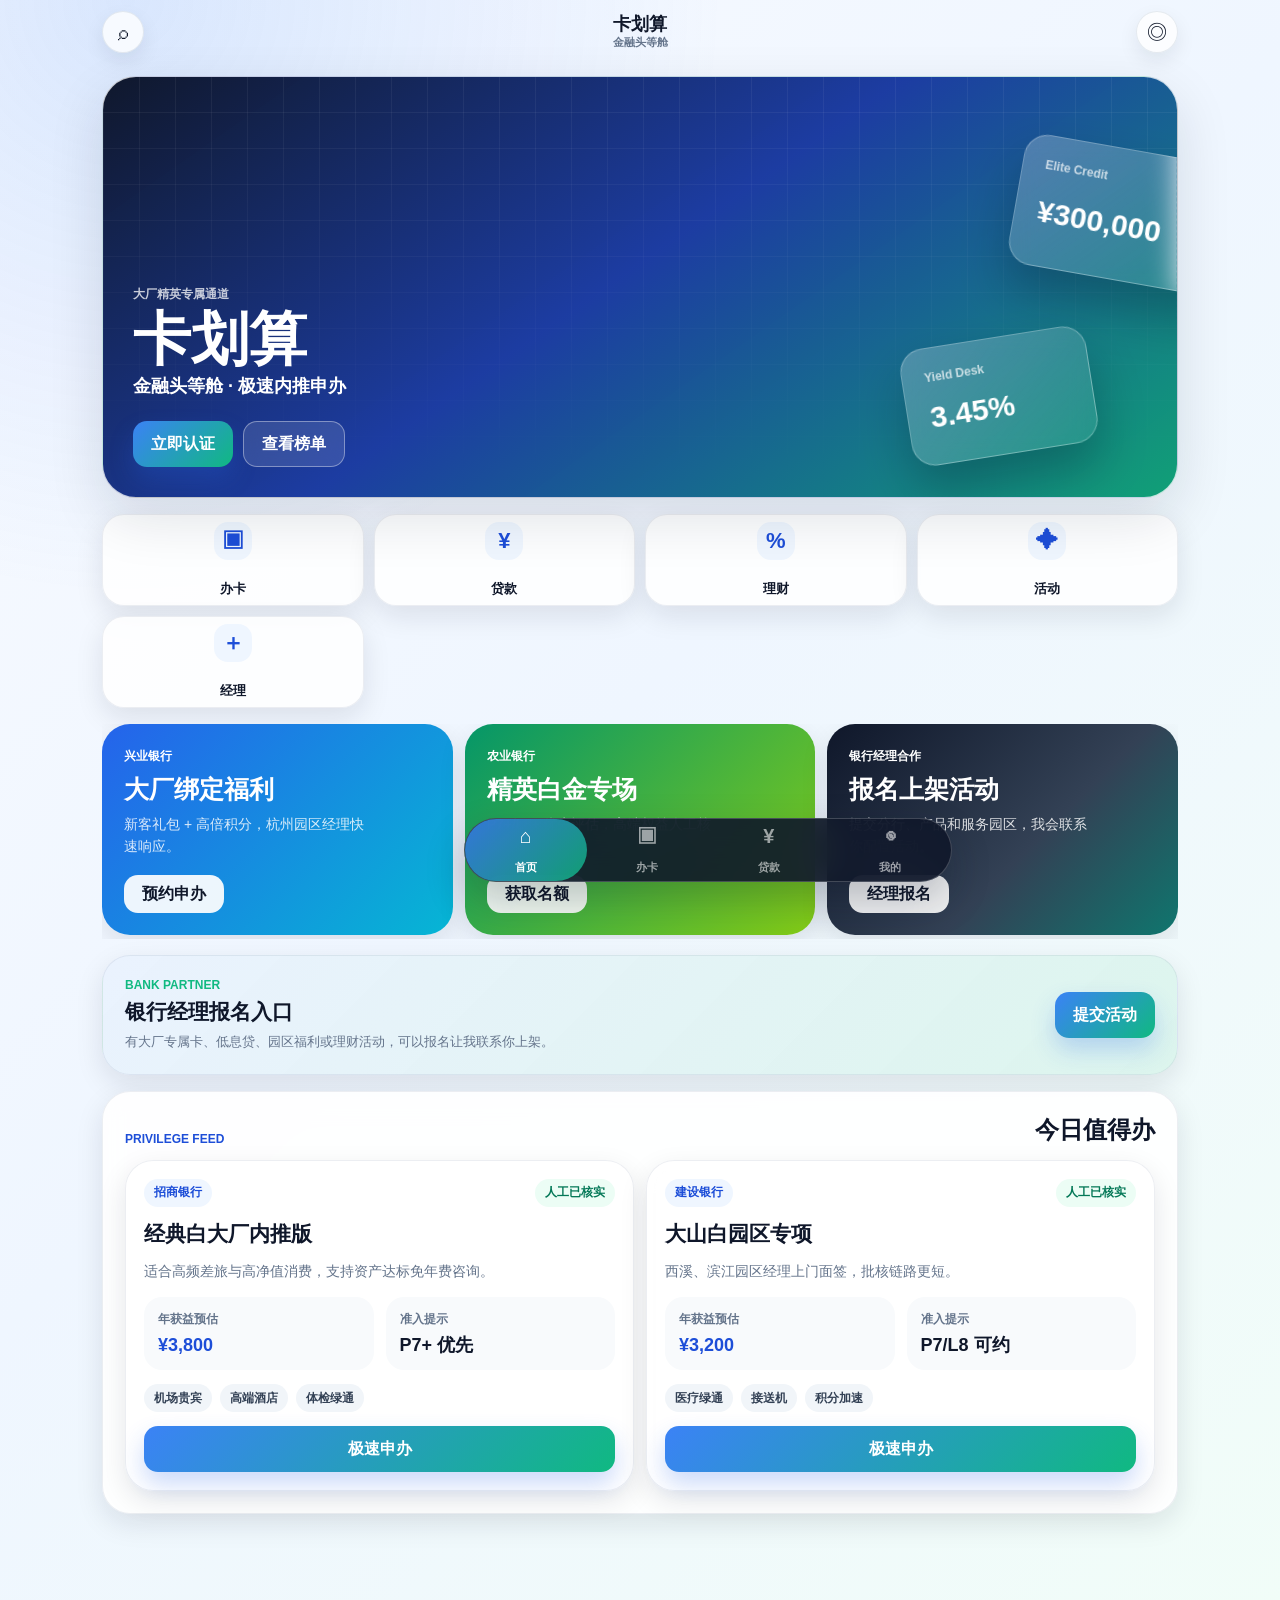
<file: index.html>
<!doctype html>
<html lang="zh-CN">
  <head>
    <meta charset="UTF-8" />
    <meta name="viewport" content="width=device-width, initial-scale=1.0" />
    <title>卡划算 - 金融头等舱</title>
    <style>
      :root{--bg:#f8faff;--ink:#0f172a;--muted:#64748b;--blue:#3b82f6;--blue-deep:#1d4ed8;--green:#10b981;--red:#ef4444;--panel:rgba(255,255,255,.9);--shadow:0 20px 55px rgba(15,23,42,.12);--tight-shadow:0 10px 28px rgba(15,23,42,.1);--radius:28px}*{box-sizing:border-box}html{background:#dfe8f7}body{margin:0;min-height:100vh;background:radial-gradient(circle at 10% 0%,rgba(59,130,246,.16),transparent 30%),linear-gradient(135deg,#f8faff 0%,#eff6ff 46%,#f1fdf8 100%);color:var(--ink);font-family:Inter,"PingFang SC","Microsoft YaHei",Arial,sans-serif}button,input,select,textarea{font:inherit}button{cursor:pointer}.app-shell{position:relative;width:min(100%,520px);min-height:100vh;margin:0 auto;padding:76px 16px 104px}.app-nav{position:fixed;top:0;left:50%;z-index:20;display:flex;align-items:center;justify-content:space-between;width:min(100%,520px);min-height:64px;padding:10px 16px;transform:translateX(-50%)}.app-nav.scrolled{border-bottom:1px solid rgba(226,232,240,.84);background:rgba(248,250,255,.78);box-shadow:0 12px 30px rgba(15,23,42,.08);backdrop-filter:blur(18px)}.brand-mark{display:grid;justify-items:center;gap:2px;border:0;background:transparent}.brand-mark strong{font-size:18px;line-height:1}.brand-mark span{color:var(--muted);font-size:11px;font-weight:700}.icon-button{display:inline-grid;place-items:center;width:42px;height:42px;border:1px solid rgba(148,163,184,.22);border-radius:50%;background:rgba(255,255,255,.78);color:var(--ink);box-shadow:0 8px 20px rgba(15,23,42,.08)}main{display:grid;gap:16px}.hero-section{position:relative;min-height:420px;overflow:hidden;border:1px solid rgba(255,255,255,.74);border-radius:34px;background:linear-gradient(145deg,rgba(15,23,42,.9),rgba(30,64,175,.88) 48%,rgba(16,185,129,.84)),#10223f;box-shadow:var(--shadow)}.hero-section:before{position:absolute;inset:0;content:"";background:linear-gradient(90deg,rgba(255,255,255,.08) 1px,transparent 1px),linear-gradient(0deg,rgba(255,255,255,.08) 1px,transparent 1px);background-size:36px 36px;mask-image:linear-gradient(to bottom,rgba(0,0,0,.75),transparent)}.hero-content{position:relative;z-index:2;display:flex;min-height:420px;flex-direction:column;justify-content:flex-end;padding:30px;color:#fff}.hero-content p,.page-head p,.section-title p{margin:0;color:rgba(255,255,255,.76);font-size:12px;font-weight:800;text-transform:uppercase}.hero-content h1{margin:8px 0;font-size:58px;line-height:.95}.hero-content>strong{font-size:18px;line-height:1.4}.hero-actions,.success-actions{display:flex;gap:10px;margin-top:22px}.primary-button,.ghost-button,.promo-banner button,.filter-row button{min-height:46px;border:0;border-radius:14px;padding:0 18px;font-weight:850}.primary-button{background:linear-gradient(135deg,var(--blue),var(--green));color:#fff;box-shadow:0 12px 24px rgba(37,99,235,.24)}.primary-button.full{width:100%}.ghost-button{border:1px solid rgba(255,255,255,.38);background:rgba(255,255,255,.12);color:#fff;backdrop-filter:blur(10px)}.quick-grid{display:grid;grid-template-columns:repeat(5,minmax(0,1fr));gap:10px}.quick-item{display:grid;place-items:center;gap:8px;min-height:92px;border:1px solid rgba(148,163,184,.18);border-radius:22px;background:rgba(255,255,255,.86);color:var(--ink);font-size:13px;font-weight:850;box-shadow:var(--tight-shadow)}.quick-item span{display:grid;place-items:center;width:38px;height:38px;border-radius:14px;background:#eff6ff;color:var(--blue-deep);font-size:22px}.banner-rail{display:grid;grid-auto-flow:column;grid-auto-columns:minmax(278px,86%);gap:12px;overflow-x:auto;padding-bottom:4px;scroll-snap-type:x mandatory;scrollbar-width:none}.promo-banner{min-height:178px;padding:22px;border-radius:28px;color:#fff;scroll-snap-align:start;box-shadow:var(--tight-shadow)}.promo-banner.blue{background:linear-gradient(135deg,#2563eb,#06b6d4)}.promo-banner.green{background:linear-gradient(135deg,#059669,#84cc16)}.promo-banner.dark{background:linear-gradient(135deg,#0f172a,#334155 58%,#0f766e)}.promo-banner h2{margin:8px 0;font-size:25px}.promo-banner p{max-width:250px;margin:0 0 18px;color:rgba(255,255,255,.84);font-size:14px;line-height:1.55}.promo-banner button{min-height:38px;background:rgba(255,255,255,.92);color:var(--ink)}.section-block,.page-head,.product-card,.wealth-card,.loan-card,.partner-cta,.identity-card,.timeline,.apply-form,.success-panel{border:1px solid rgba(148,163,184,.18);border-radius:var(--radius);background:var(--panel);box-shadow:var(--tight-shadow);backdrop-filter:blur(14px)}.section-block,.page-head,.partner-cta,.identity-card,.timeline,.apply-form,.success-panel{padding:22px}.partner-cta{display:flex;align-items:center;justify-content:space-between;gap:16px;background:linear-gradient(135deg,rgba(59,130,246,.1),rgba(16,185,129,.14)),rgba(255,255,255,.9)}.partner-cta span{display:block;margin-bottom:6px;color:var(--green);font-size:12px;font-weight:850;text-transform:uppercase}.partner-cta h2,.section-title h2,.timeline h2{margin:0;font-size:24px}.partner-cta p,.page-head span,.product-card p,.wealth-card p,.activity-item p,.identity-card p,.success-panel span,.form-note{margin:0;color:var(--muted);font-size:14px;line-height:1.55}.section-title{display:flex;align-items:end;justify-content:space-between;margin-bottom:14px}.section-title p,.page-head p{color:var(--blue-deep)}.page-head{background:linear-gradient(135deg,rgba(59,130,246,.12),rgba(16,185,129,.1)),rgba(255,255,255,.88)}.page-head h1{margin:6px 0 0;font-size:34px}.compact-list,.card-stack,.activity-list{display:grid;gap:12px}.product-card,.wealth-card,.loan-card{display:grid;gap:14px;padding:18px}.card-topline,.metric-row,.loan-metrics,.activity-item{display:flex;align-items:center;justify-content:space-between;gap:12px}.bank-badge,.verified,.tag-row span{display:inline-flex;align-items:center;min-height:28px;border-radius:999px;padding:0 10px;font-size:12px;font-weight:850}.bank-badge{background:#eff6ff;color:var(--blue-deep)}.verified{background:#ecfdf5;color:#047857}.product-card h3,.wealth-card h3,.loan-card h3,.activity-item h3,.identity-card h2,.success-panel h1{margin:0;font-size:21px;line-height:1.25}.metric-row>div,.loan-metrics>div{flex:1;min-width:0;padding:14px;border-radius:18px;background:#f8fafc}.metric-row span,.loan-metrics span{display:block;margin-bottom:6px;color:var(--muted);font-size:12px;font-weight:750}.metric-row strong,.loan-metrics strong{display:block;color:var(--ink);font-size:18px;line-height:1.25}.metric-row>div:first-child strong{color:var(--blue-deep)}.tag-row{display:flex;flex-wrap:wrap;gap:8px}.tag-row span{background:#f1f5f9;color:#334155}.filter-row{display:flex;gap:8px;overflow-x:auto;padding-bottom:2px}.filter-row button{min-height:38px;white-space:nowrap;border:1px solid rgba(148,163,184,.24);background:rgba(255,255,255,.82);color:var(--muted)}.filter-row button.active{border-color:transparent;background:var(--ink);color:#fff}.yield-rate{color:var(--red);font-size:44px;line-height:1}.loan-metrics strong{color:var(--red);font-size:30px}.require-list{display:grid;gap:10px;margin:0;padding:0;list-style:none}.activity-item{padding:16px;border:1px solid rgba(148,163,184,.18);border-radius:24px;background:rgba(255,255,255,.9);box-shadow:var(--tight-shadow)}.activity-item>strong{color:var(--red);font-size:24px}.identity-card{display:grid;gap:8px;background:linear-gradient(135deg,rgba(15,23,42,.96),rgba(30,64,175,.92));color:#fff}.identity-card.partner-card{background:linear-gradient(135deg,rgba(5,150,105,.98),rgba(30,64,175,.94))}.identity-card span{color:rgba(255,255,255,.76);font-weight:850}.identity-card p{color:rgba(255,255,255,.72)}.apply-form{display:grid;gap:14px}.apply-form label{display:grid;gap:8px;color:#334155;font-size:13px;font-weight:850}.apply-form input,.apply-form select,.apply-form textarea{width:100%;min-height:48px;border:1px solid rgba(148,163,184,.28);border-radius:16px;background:#f8fafc;color:var(--ink);padding:0 14px;outline:none}.apply-form textarea{min-height:112px;padding-top:13px;resize:vertical}.success-panel{display:grid;justify-items:center;gap:12px;min-height:520px;align-content:center;text-align:center}.success-check{display:grid;place-items:center;width:104px;height:104px;border-radius:50%;background:linear-gradient(135deg,var(--green),#34d399);color:#fff;font-size:58px;font-weight:900;box-shadow:0 20px 42px rgba(16,185,129,.32)}.bottom-dock{position:fixed;right:16px;bottom:18px;left:16px;z-index:30;display:grid;grid-template-columns:repeat(4,minmax(0,1fr));width:min(488px,calc(100% - 32px));margin:0 auto;border:1px solid rgba(255,255,255,.2);border-radius:999px;background:rgba(15,23,42,.9);box-shadow:0 18px 42px rgba(15,23,42,.24);backdrop-filter:blur(18px)}.dock-item{display:grid;place-items:center;gap:3px;min-height:62px;border:0;border-radius:999px;background:transparent;color:rgba(255,255,255,.58);font-size:11px;font-weight:850}.dock-item.active{color:#fff;background:linear-gradient(135deg,rgba(59,130,246,.86),rgba(16,185,129,.82))}@media (min-width:760px){.app-shell,.app-nav{width:min(100%,1120px);padding-right:22px;padding-left:22px}main{grid-template-columns:minmax(0,1.05fr) minmax(340px,.95fr);align-items:start}.hero-section,.page-head,.success-panel,.quick-grid,.banner-rail,.section-block,.partner-cta,.card-stack,.activity-list{grid-column:1/-1}.compact-list,.card-stack{grid-template-columns:repeat(2,minmax(0,1fr))}.bottom-dock{left:50%;transform:translateX(-50%)}}@media (max-width:390px){.app-shell{padding-right:12px;padding-left:12px}.hero-content{padding:24px}.hero-content h1{font-size:50px}.metric-row,.loan-metrics,.partner-cta{flex-direction:column;align-items:stretch}}
    </style>
    <link rel="stylesheet" href="/assets/styles.css?v=20260519-3" />
  </head>
  <body>
    <div class="app-shell">
      <header class="app-nav" id="appNav">
        <button class="icon-button" type="button" data-route="index" aria-label="搜索">
          <span aria-hidden="true">⌕</span>
        </button>
        <div class="brand-mark" data-route="index" role="button" tabindex="0">
          <strong>卡划算</strong>
          <span>金融头等舱</span>
        </div>
        <button class="icon-button" type="button" data-route="profile" aria-label="我的">
          <span aria-hidden="true">◎</span>
        </button>
      </header>

      <main id="appRoot" aria-live="polite"></main>

      <nav class="bottom-dock" aria-label="主导航">
        <button class="dock-item active" type="button" data-route="index">
          <span aria-hidden="true">⌂</span>
          首页
        </button>
        <button class="dock-item" type="button" data-route="cards">
          <span aria-hidden="true">▣</span>
          办卡
        </button>
        <button class="dock-item" type="button" data-route="loan">
          <span aria-hidden="true">¥</span>
          贷款
        </button>
        <button class="dock-item" type="button" data-route="profile">
          <span aria-hidden="true">◉</span>
          我的
        </button>
      </nav>
    </div>

    <script src="/assets/app.js?v=20260519-3"></script>
  </body>
</html>
</file>
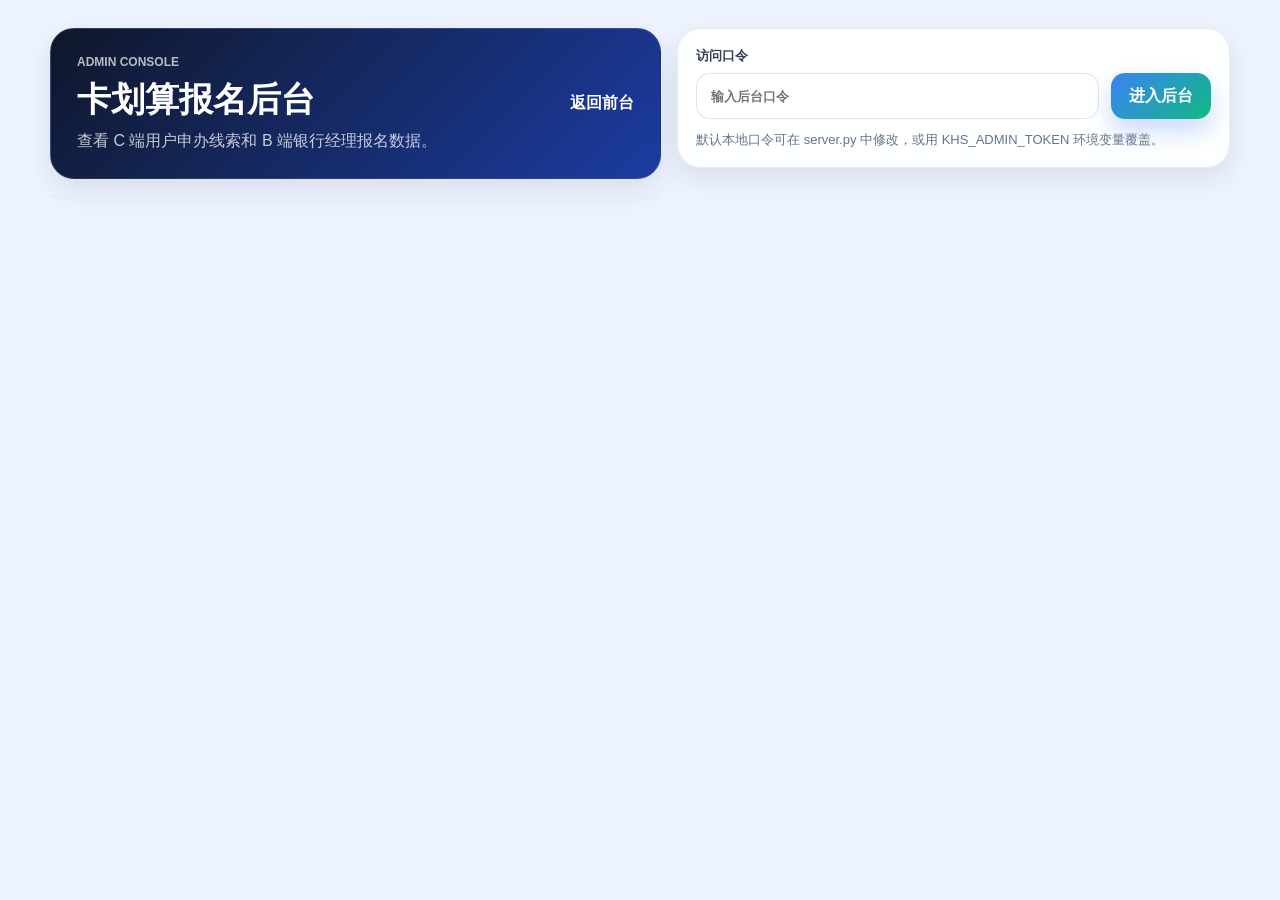
<file: admin.html>
<!doctype html>
<html lang="zh-CN">
  <head>
    <meta charset="UTF-8" />
    <meta name="viewport" content="width=device-width, initial-scale=1.0" />
    <title>卡划算后台</title>
    <style>
      :root{--ink:#0f172a;--muted:#64748b;--blue:#3b82f6;--green:#10b981;--panel:rgba(255,255,255,.92);--tight-shadow:0 10px 28px rgba(15,23,42,.1)}*{box-sizing:border-box}body{margin:0;min-height:100vh;background:#eef4ff;color:var(--ink);font-family:Inter,"PingFang SC","Microsoft YaHei",Arial,sans-serif}button,input{font:inherit}button{cursor:pointer}.admin-shell{display:grid;gap:16px;width:min(1180px,calc(100% - 32px));margin:0 auto;padding:28px 0 48px}.admin-hero,.admin-login,.admin-stats,.admin-table-card{border:1px solid rgba(148,163,184,.2);border-radius:24px;background:var(--panel);box-shadow:var(--tight-shadow)}.admin-hero{display:flex;align-items:center;justify-content:space-between;gap:18px;padding:26px;background:linear-gradient(135deg,rgba(15,23,42,.94),rgba(30,64,175,.9)),#0f172a;color:#fff}.admin-hero p,.admin-hero h1,.admin-hero span{margin:0}.admin-hero p{color:rgba(255,255,255,.7);font-size:12px;font-weight:850;text-transform:uppercase}.admin-hero h1{margin-top:8px;font-size:34px}.admin-hero span{display:block;margin-top:8px;color:rgba(255,255,255,.76)}.admin-hero a{color:#fff;font-weight:850;text-decoration:none}.admin-login{display:grid;grid-template-columns:minmax(240px,1fr) auto;align-items:end;gap:12px;padding:18px}.admin-login label{display:grid;gap:8px;color:#334155;font-size:13px;font-weight:850}.admin-login input{min-height:46px;border:1px solid rgba(148,163,184,.3);border-radius:14px;padding:0 14px;outline:none}.admin-login p{grid-column:1/-1;margin:0;color:var(--muted);font-size:13px}.primary-button{min-height:46px;border:0;border-radius:14px;padding:0 18px;background:linear-gradient(135deg,var(--blue),var(--green));color:#fff;font-weight:850;box-shadow:0 12px 24px rgba(37,99,235,.24)}.admin-stats{display:grid;grid-template-columns:repeat(3,minmax(0,1fr));gap:1px;overflow:hidden}.admin-stats article{padding:20px;background:#fff}.admin-stats span{display:block;margin-bottom:8px;color:var(--muted);font-size:13px;font-weight:850}.admin-stats strong{font-size:32px}.admin-table-card{overflow:hidden}.admin-table-head{display:flex;align-items:center;justify-content:space-between;gap:16px;padding:18px 20px;border-bottom:1px solid rgba(148,163,184,.2)}.admin-table-head h2{margin:0;font-size:20px}.admin-table-head span{color:var(--muted);font-size:13px;font-weight:850}.admin-table-wrap{overflow-x:auto}.admin-table{width:100%;min-width:980px;border-collapse:collapse}.admin-table th,.admin-table td{padding:13px 14px;border-bottom:1px solid rgba(148,163,184,.16);text-align:left;vertical-align:top;font-size:13px;line-height:1.45}.admin-table th{background:#f8fafc;color:#475569;font-size:12px;font-weight:900;white-space:nowrap}.admin-table td{color:#334155}@media (max-width:680px){.admin-hero,.admin-login{grid-template-columns:1fr;align-items:stretch}.admin-hero{flex-direction:column;align-items:flex-start}.admin-login .primary-button{width:100%}.admin-stats{grid-template-columns:1fr}}
    </style>
    <link rel="stylesheet" href="/assets/styles.css?v=20260519-3" />
  </head>
  <body class="admin-body">
    <main class="admin-shell">
      <section class="admin-hero">
        <div>
          <p>Admin Console</p>
          <h1>卡划算报名后台</h1>
          <span>查看 C 端用户申办线索和 B 端银行经理报名数据。</span>
        </div>
        <a href="./">返回前台</a>
      </section>

      <form class="admin-login" id="adminLogin">
        <label>
          访问口令
          <input name="token" type="password" autocomplete="current-password" placeholder="输入后台口令" required />
        </label>
        <button class="primary-button" type="submit">进入后台</button>
        <p id="adminStatus">默认本地口令可在 server.py 中修改，或用 KHS_ADMIN_TOKEN 环境变量覆盖。</p>
      </form>

      <section class="admin-stats" id="adminStats" hidden></section>
      <section class="admin-table-card" id="consumerTable" hidden></section>
      <section class="admin-table-card" id="managerTable" hidden></section>
    </main>

    <script src="/assets/admin.js?v=20260519-3"></script>
  </body>
</html>
</file>
<file: assets/styles.css>
:root {
  color-scheme: light;
  --bg: #f8faff;
  --ink: #0f172a;
  --muted: #64748b;
  --soft: #e8eef8;
  --line: rgba(148, 163, 184, 0.24);
  --panel: rgba(255, 255, 255, 0.9);
  --blue: #3b82f6;
  --blue-deep: #1d4ed8;
  --green: #10b981;
  --red: #ef4444;
  --gold: #f59e0b;
  --shadow: 0 20px 55px rgba(15, 23, 42, 0.12);
  --tight-shadow: 0 10px 28px rgba(15, 23, 42, 0.1);
  --radius: 28px;
}

* {
  box-sizing: border-box;
}

html {
  background: #dfe8f7;
}

body {
  margin: 0;
  min-height: 100vh;
  background:
    radial-gradient(circle at 10% 0%, rgba(59, 130, 246, 0.16), transparent 30%),
    linear-gradient(135deg, #f8faff 0%, #eff6ff 46%, #f1fdf8 100%);
  color: var(--ink);
  font-family: Inter, "PingFang SC", "Microsoft YaHei", Arial, sans-serif;
}

.admin-body {
  background: #eef4ff;
}

button,
input,
select {
  font: inherit;
}

button {
  cursor: pointer;
}

.app-shell {
  position: relative;
  width: min(100%, 520px);
  min-height: 100vh;
  margin: 0 auto;
  padding: 76px 16px 104px;
}

.app-nav {
  position: fixed;
  top: 0;
  left: 50%;
  z-index: 20;
  display: flex;
  align-items: center;
  justify-content: space-between;
  width: min(100%, 520px);
  min-height: 64px;
  padding: 10px 16px;
  transform: translateX(-50%);
  transition: background 180ms ease, border-color 180ms ease, box-shadow 180ms ease;
}

.app-nav.scrolled {
  border-bottom: 1px solid rgba(226, 232, 240, 0.84);
  background: rgba(248, 250, 255, 0.78);
  box-shadow: 0 12px 30px rgba(15, 23, 42, 0.08);
  backdrop-filter: blur(18px);
}

.brand-mark {
  display: grid;
  justify-items: center;
  gap: 2px;
  border: 0;
  background: transparent;
  user-select: none;
}

.brand-mark strong {
  font-size: 18px;
  line-height: 1;
}

.brand-mark span {
  color: var(--muted);
  font-size: 11px;
  font-weight: 700;
}

.icon-button {
  display: inline-grid;
  place-items: center;
  width: 42px;
  height: 42px;
  border: 1px solid rgba(148, 163, 184, 0.22);
  border-radius: 50%;
  background: rgba(255, 255, 255, 0.78);
  color: var(--ink);
  box-shadow: 0 8px 20px rgba(15, 23, 42, 0.08);
}

.icon-button span {
  font-size: 20px;
  line-height: 1;
}

.icon-button.small {
  width: 36px;
  height: 36px;
  color: #fff;
  background: var(--ink);
}

main {
  display: grid;
  gap: 16px;
}

.admin-shell {
  width: min(1180px, calc(100% - 32px));
  margin: 0 auto;
  padding: 28px 0 48px;
}

.admin-hero,
.admin-login,
.admin-stats,
.admin-table-card {
  border: 1px solid rgba(148, 163, 184, 0.2);
  border-radius: 24px;
  background: rgba(255, 255, 255, 0.92);
  box-shadow: var(--tight-shadow);
}

.admin-hero {
  display: flex;
  align-items: center;
  justify-content: space-between;
  gap: 18px;
  padding: 26px;
  background:
    linear-gradient(135deg, rgba(15, 23, 42, 0.94), rgba(30, 64, 175, 0.9)),
    #0f172a;
  color: #fff;
}

.admin-hero p,
.admin-hero h1,
.admin-hero span {
  margin: 0;
}

.admin-hero p {
  color: rgba(255, 255, 255, 0.7);
  font-size: 12px;
  font-weight: 850;
  text-transform: uppercase;
}

.admin-hero h1 {
  margin-top: 8px;
  font-size: 34px;
}

.admin-hero span {
  display: block;
  margin-top: 8px;
  color: rgba(255, 255, 255, 0.76);
}

.admin-hero a {
  flex: 0 0 auto;
  color: #fff;
  font-weight: 850;
  text-decoration: none;
}

.admin-login {
  display: grid;
  grid-template-columns: minmax(240px, 1fr) auto;
  align-items: end;
  gap: 12px;
  padding: 18px;
}

.admin-login label {
  display: grid;
  gap: 8px;
  color: #334155;
  font-size: 13px;
  font-weight: 850;
}

.admin-login input {
  min-height: 46px;
  border: 1px solid rgba(148, 163, 184, 0.3);
  border-radius: 14px;
  padding: 0 14px;
  outline: none;
}

.admin-login p {
  grid-column: 1 / -1;
  margin: 0;
  color: var(--muted);
  font-size: 13px;
}

.admin-stats {
  display: grid;
  grid-template-columns: repeat(3, minmax(0, 1fr));
  gap: 1px;
  overflow: hidden;
}

.admin-stats article {
  padding: 20px;
  background: #fff;
}

.admin-stats span {
  display: block;
  margin-bottom: 8px;
  color: var(--muted);
  font-size: 13px;
  font-weight: 850;
}

.admin-stats strong {
  font-size: 32px;
}

.admin-table-card {
  overflow: hidden;
}

.admin-table-head {
  display: flex;
  align-items: center;
  justify-content: space-between;
  gap: 16px;
  padding: 18px 20px;
  border-bottom: 1px solid rgba(148, 163, 184, 0.2);
}

.admin-table-head h2 {
  margin: 0;
  font-size: 20px;
}

.admin-table-head span {
  color: var(--muted);
  font-size: 13px;
  font-weight: 850;
}

.admin-table-wrap {
  overflow-x: auto;
}

.admin-table {
  width: 100%;
  min-width: 980px;
  border-collapse: collapse;
}

.admin-table th,
.admin-table td {
  padding: 13px 14px;
  border-bottom: 1px solid rgba(148, 163, 184, 0.16);
  text-align: left;
  vertical-align: top;
  font-size: 13px;
  line-height: 1.45;
}

.admin-table th {
  background: #f8fafc;
  color: #475569;
  font-size: 12px;
  font-weight: 900;
  white-space: nowrap;
}

.admin-table td {
  color: #334155;
}

.hero-section {
  position: relative;
  min-height: 420px;
  overflow: hidden;
  border: 1px solid rgba(255, 255, 255, 0.74);
  border-radius: 34px;
  background:
    linear-gradient(145deg, rgba(15, 23, 42, 0.9) 0%, rgba(30, 64, 175, 0.88) 48%, rgba(16, 185, 129, 0.84) 100%),
    #10223f;
  box-shadow: var(--shadow);
}

.hero-section::before {
  position: absolute;
  inset: 0;
  content: "";
  background:
    linear-gradient(90deg, rgba(255, 255, 255, 0.08) 1px, transparent 1px),
    linear-gradient(0deg, rgba(255, 255, 255, 0.08) 1px, transparent 1px);
  background-size: 36px 36px;
  mask-image: linear-gradient(to bottom, rgba(0, 0, 0, 0.75), transparent);
}

.hero-visual {
  position: absolute;
  inset: 0;
}

.glass-card {
  position: absolute;
  display: grid;
  gap: 8px;
  width: 218px;
  min-height: 132px;
  padding: 22px;
  border: 1px solid rgba(255, 255, 255, 0.28);
  border-radius: 24px;
  background: linear-gradient(135deg, rgba(255, 255, 255, 0.24), rgba(255, 255, 255, 0.08));
  color: #fff;
  box-shadow: 0 26px 48px rgba(2, 6, 23, 0.24);
  backdrop-filter: blur(14px);
}

.glass-card span {
  color: rgba(255, 255, 255, 0.72);
  font-size: 12px;
  font-weight: 800;
}

.glass-card strong {
  font-size: 30px;
  line-height: 1;
}

.card-a {
  top: 72px;
  right: -56px;
  transform: rotate(10deg);
}

.card-b {
  right: 84px;
  bottom: 42px;
  width: 188px;
  min-height: 118px;
  transform: rotate(-9deg);
}

.hero-content {
  position: relative;
  z-index: 2;
  display: flex;
  min-height: 420px;
  flex-direction: column;
  justify-content: flex-end;
  padding: 30px;
  color: #fff;
}

.hero-content p,
.page-head p,
.section-title p {
  margin: 0;
  color: rgba(255, 255, 255, 0.76);
  font-size: 12px;
  font-weight: 800;
  letter-spacing: 0;
  text-transform: uppercase;
}

.hero-content h1 {
  margin: 8px 0 8px;
  font-size: 58px;
  line-height: 0.95;
}

.hero-content > strong {
  font-size: 18px;
  line-height: 1.4;
}

.hero-actions,
.success-actions {
  display: flex;
  gap: 10px;
  margin-top: 22px;
}

.primary-button,
.ghost-button,
.promo-banner button,
.filter-row button {
  min-height: 46px;
  border: 0;
  border-radius: 14px;
  padding: 0 18px;
  font-weight: 850;
}

.primary-button {
  background: linear-gradient(135deg, var(--blue), var(--green));
  color: #fff;
  box-shadow: 0 12px 24px rgba(37, 99, 235, 0.24);
}

.primary-button.full {
  width: 100%;
}

.ghost-button {
  border: 1px solid rgba(255, 255, 255, 0.38);
  background: rgba(255, 255, 255, 0.12);
  color: #fff;
  backdrop-filter: blur(10px);
}

.quick-grid {
  display: grid;
  grid-template-columns: repeat(4, minmax(0, 1fr));
  gap: 10px;
}

.quick-item {
  display: grid;
  place-items: center;
  gap: 8px;
  min-height: 92px;
  border: 1px solid rgba(148, 163, 184, 0.18);
  border-radius: 22px;
  background: rgba(255, 255, 255, 0.86);
  color: var(--ink);
  font-size: 13px;
  font-weight: 850;
  box-shadow: var(--tight-shadow);
}

.quick-item span {
  display: grid;
  place-items: center;
  width: 38px;
  height: 38px;
  border-radius: 14px;
  background: #eff6ff;
  color: var(--blue-deep);
  font-size: 22px;
}

.banner-rail {
  display: grid;
  grid-auto-flow: column;
  grid-auto-columns: minmax(278px, 86%);
  gap: 12px;
  overflow-x: auto;
  padding-bottom: 4px;
  scroll-snap-type: x mandatory;
  scrollbar-width: none;
}

.banner-rail::-webkit-scrollbar {
  display: none;
}

.promo-banner {
  min-height: 178px;
  padding: 22px;
  border-radius: 28px;
  color: #fff;
  scroll-snap-align: start;
  box-shadow: var(--tight-shadow);
}

.promo-banner.blue {
  background: linear-gradient(135deg, #2563eb 0%, #06b6d4 100%);
}

.promo-banner.green {
  background: linear-gradient(135deg, #059669 0%, #84cc16 100%);
}

.promo-banner.dark {
  background: linear-gradient(135deg, #0f172a 0%, #334155 58%, #0f766e 100%);
}

.promo-banner span,
.card-topline span,
.identity-card span {
  font-size: 12px;
  font-weight: 850;
}

.promo-banner h2 {
  margin: 8px 0;
  font-size: 25px;
}

.promo-banner p {
  max-width: 250px;
  margin: 0 0 18px;
  color: rgba(255, 255, 255, 0.84);
  font-size: 14px;
  line-height: 1.55;
}

.promo-banner button {
  min-height: 38px;
  background: rgba(255, 255, 255, 0.92);
  color: var(--ink);
}

.section-block,
.page-head,
.product-card,
.wealth-card,
.loan-card,
.partner-cta,
.identity-card,
.timeline,
.apply-form,
.success-panel {
  border: 1px solid rgba(148, 163, 184, 0.18);
  border-radius: var(--radius);
  background: var(--panel);
  box-shadow: var(--tight-shadow);
  backdrop-filter: blur(14px);
}

.section-block,
.page-head,
.partner-cta,
.identity-card,
.timeline,
.apply-form,
.success-panel {
  padding: 22px;
}

.partner-cta {
  display: flex;
  align-items: center;
  justify-content: space-between;
  gap: 16px;
  background:
    linear-gradient(135deg, rgba(59, 130, 246, 0.1), rgba(16, 185, 129, 0.14)),
    rgba(255, 255, 255, 0.9);
}

.partner-cta span {
  display: block;
  margin-bottom: 6px;
  color: var(--green);
  font-size: 12px;
  font-weight: 850;
  text-transform: uppercase;
}

.partner-cta h2 {
  margin: 0 0 6px;
  font-size: 21px;
}

.partner-cta p {
  margin: 0;
  color: var(--muted);
  font-size: 13px;
  line-height: 1.5;
}

.partner-cta .primary-button {
  flex: 0 0 auto;
}

.section-title {
  display: flex;
  align-items: end;
  justify-content: space-between;
  margin-bottom: 14px;
}

.section-title p,
.page-head p {
  color: var(--blue-deep);
}

.section-title h2,
.page-head h1,
.timeline h2 {
  margin: 0;
  font-size: 24px;
}

.page-head {
  background:
    linear-gradient(135deg, rgba(59, 130, 246, 0.12), rgba(16, 185, 129, 0.1)),
    rgba(255, 255, 255, 0.88);
}

.page-head h1 {
  margin-top: 6px;
  font-size: 34px;
}

.page-head span,
.product-card p,
.wealth-card p,
.activity-item p,
.identity-card p,
.success-panel span,
.form-note {
  color: var(--muted);
  font-size: 14px;
  line-height: 1.55;
}

.compact-list,
.card-stack,
.activity-list {
  display: grid;
  gap: 12px;
}

.product-card,
.wealth-card,
.loan-card {
  display: grid;
  gap: 14px;
  padding: 18px;
}

.card-topline,
.metric-row,
.loan-metrics,
.activity-item {
  display: flex;
  align-items: center;
  justify-content: space-between;
  gap: 12px;
}

.bank-badge,
.verified,
.tag-row span {
  display: inline-flex;
  align-items: center;
  min-height: 28px;
  border-radius: 999px;
  padding: 0 10px;
  font-size: 12px;
  font-weight: 850;
}

.bank-badge {
  background: #eff6ff;
  color: var(--blue-deep);
}

.verified {
  background: #ecfdf5;
  color: #047857;
}

.product-card h3,
.wealth-card h3,
.loan-card h3,
.activity-item h3,
.identity-card h2,
.success-panel h1 {
  margin: 0;
  font-size: 21px;
  line-height: 1.25;
}

.product-card p,
.wealth-card p,
.activity-item p,
.identity-card p {
  margin: 0;
}

.metric-row {
  align-items: stretch;
}

.metric-row > div,
.loan-metrics > div {
  flex: 1;
  min-width: 0;
  padding: 14px;
  border-radius: 18px;
  background: #f8fafc;
}

.metric-row span,
.loan-metrics span {
  display: block;
  margin-bottom: 6px;
  color: var(--muted);
  font-size: 12px;
  font-weight: 750;
}

.metric-row strong,
.loan-metrics strong {
  display: block;
  color: var(--ink);
  font-size: 18px;
  line-height: 1.25;
}

.metric-row > div:first-child strong {
  color: var(--blue-deep);
}

.tag-row {
  display: flex;
  flex-wrap: wrap;
  gap: 8px;
}

.tag-row span {
  background: #f1f5f9;
  color: #334155;
}

.filter-row {
  display: flex;
  gap: 8px;
  overflow-x: auto;
  padding-bottom: 2px;
  scrollbar-width: none;
}

.filter-row::-webkit-scrollbar {
  display: none;
}

.filter-row button {
  min-height: 38px;
  white-space: nowrap;
  border: 1px solid rgba(148, 163, 184, 0.24);
  background: rgba(255, 255, 255, 0.82);
  color: var(--muted);
}

.filter-row button.active {
  border-color: transparent;
  background: var(--ink);
  color: #fff;
}

.yield-rate {
  color: var(--red);
  font-size: 44px;
  line-height: 1;
}

.loan-metrics strong {
  color: var(--red);
  font-size: 30px;
}

.require-list {
  display: grid;
  gap: 10px;
  margin: 0;
  padding: 0;
  list-style: none;
}

.require-list li {
  position: relative;
  padding-left: 20px;
  color: #334155;
  font-size: 14px;
}

.require-list li::before {
  position: absolute;
  top: 6px;
  left: 2px;
  width: 8px;
  height: 8px;
  border-radius: 50%;
  background: var(--green);
  content: "";
}

.activity-item {
  padding: 16px;
  border: 1px solid rgba(148, 163, 184, 0.18);
  border-radius: 24px;
  background: rgba(255, 255, 255, 0.9);
  box-shadow: var(--tight-shadow);
}

.activity-item > strong {
  color: var(--red);
  font-size: 24px;
}

.identity-card {
  display: grid;
  gap: 8px;
  background: linear-gradient(135deg, rgba(15, 23, 42, 0.96), rgba(30, 64, 175, 0.92));
  color: #fff;
}

.identity-card.partner-card {
  background: linear-gradient(135deg, rgba(5, 150, 105, 0.98), rgba(30, 64, 175, 0.94));
}

.identity-card span {
  color: rgba(255, 255, 255, 0.76);
}

.identity-card p {
  color: rgba(255, 255, 255, 0.72);
}

.apply-form {
  display: grid;
  gap: 14px;
}

.apply-form label {
  display: grid;
  gap: 8px;
  color: #334155;
  font-size: 13px;
  font-weight: 850;
}

.apply-form input,
.apply-form select,
.apply-form textarea {
  width: 100%;
  min-height: 48px;
  border: 1px solid rgba(148, 163, 184, 0.28);
  border-radius: 16px;
  background: #f8fafc;
  color: var(--ink);
  padding: 0 14px;
  outline: none;
}

.apply-form textarea {
  min-height: 112px;
  padding-top: 13px;
  resize: vertical;
}

.apply-form input:focus,
.apply-form select:focus,
.apply-form textarea:focus {
  border-color: var(--blue);
  box-shadow: 0 0 0 4px rgba(59, 130, 246, 0.12);
}

.form-note {
  margin: 0;
  font-size: 12px;
}

.success-panel {
  display: grid;
  justify-items: center;
  gap: 12px;
  min-height: 520px;
  align-content: center;
  text-align: center;
}

.success-check {
  display: grid;
  place-items: center;
  width: 104px;
  height: 104px;
  border-radius: 50%;
  background: linear-gradient(135deg, var(--green), #34d399);
  color: #fff;
  font-size: 58px;
  font-weight: 900;
  box-shadow: 0 20px 42px rgba(16, 185, 129, 0.32);
}

.success-panel p {
  margin: 0;
  color: #047857;
  font-weight: 850;
}

.success-panel .ghost-button {
  border-color: rgba(15, 23, 42, 0.12);
  background: #f1f5f9;
  color: var(--ink);
}

.timeline {
  display: grid;
  gap: 12px;
}

.timeline div {
  display: flex;
  align-items: center;
  justify-content: space-between;
  gap: 12px;
  min-height: 54px;
  border-top: 1px solid rgba(148, 163, 184, 0.2);
}

.timeline div:first-of-type {
  border-top: 0;
}

.timeline span {
  color: var(--muted);
  font-size: 13px;
}

.empty-state {
  padding: 32px;
  border: 1px dashed rgba(148, 163, 184, 0.5);
  border-radius: 24px;
  color: var(--muted);
  text-align: center;
}

.bottom-dock {
  position: fixed;
  right: 16px;
  bottom: 18px;
  left: 16px;
  z-index: 30;
  display: grid;
  grid-template-columns: repeat(4, minmax(0, 1fr));
  width: min(488px, calc(100% - 32px));
  margin: 0 auto;
  border: 1px solid rgba(255, 255, 255, 0.2);
  border-radius: 999px;
  background: rgba(15, 23, 42, 0.9);
  box-shadow: 0 18px 42px rgba(15, 23, 42, 0.24);
  backdrop-filter: blur(18px);
}

.dock-item {
  display: grid;
  place-items: center;
  gap: 3px;
  min-height: 62px;
  border: 0;
  border-radius: 999px;
  background: transparent;
  color: rgba(255, 255, 255, 0.58);
  font-size: 11px;
  font-weight: 850;
}

.dock-item span {
  font-size: 20px;
  line-height: 1;
}

.dock-item.active {
  color: #fff;
  background: linear-gradient(135deg, rgba(59, 130, 246, 0.86), rgba(16, 185, 129, 0.82));
}

@media (min-width: 760px) {
  .app-shell {
    width: min(100%, 1120px);
    padding-right: 22px;
    padding-left: 22px;
  }

  .app-nav {
    width: min(100%, 1120px);
    padding-right: 22px;
    padding-left: 22px;
  }

  main {
    grid-template-columns: minmax(0, 1.05fr) minmax(340px, 0.95fr);
    align-items: start;
  }

  .hero-section,
  .page-head,
  .success-panel {
    grid-column: 1 / -1;
  }

  .quick-grid {
    grid-column: 1 / -1;
  }

  .banner-rail {
    grid-column: 1 / -1;
    grid-auto-columns: minmax(340px, 1fr);
  }

  .section-block,
  .partner-cta,
  .card-stack,
  .activity-list {
    grid-column: 1 / -1;
  }

  .compact-list,
  .card-stack {
    grid-template-columns: repeat(2, minmax(0, 1fr));
  }

  .bottom-dock {
    left: 50%;
    transform: translateX(-50%);
  }
}

@media (max-width: 390px) {
  .app-shell {
    padding-right: 12px;
    padding-left: 12px;
  }

  .hero-content {
    padding: 24px;
  }

  .hero-content h1 {
    font-size: 50px;
  }

  .metric-row,
  .loan-metrics,
  .partner-cta {
    flex-direction: column;
    align-items: stretch;
  }
}

@media (max-width: 680px) {
  .admin-hero,
  .admin-login {
    grid-template-columns: 1fr;
    align-items: stretch;
  }

  .admin-hero {
    flex-direction: column;
    align-items: flex-start;
  }

  .admin-login .primary-button {
    width: 100%;
  }

  .admin-stats {
    grid-template-columns: 1fr;
  }
}
</file>
